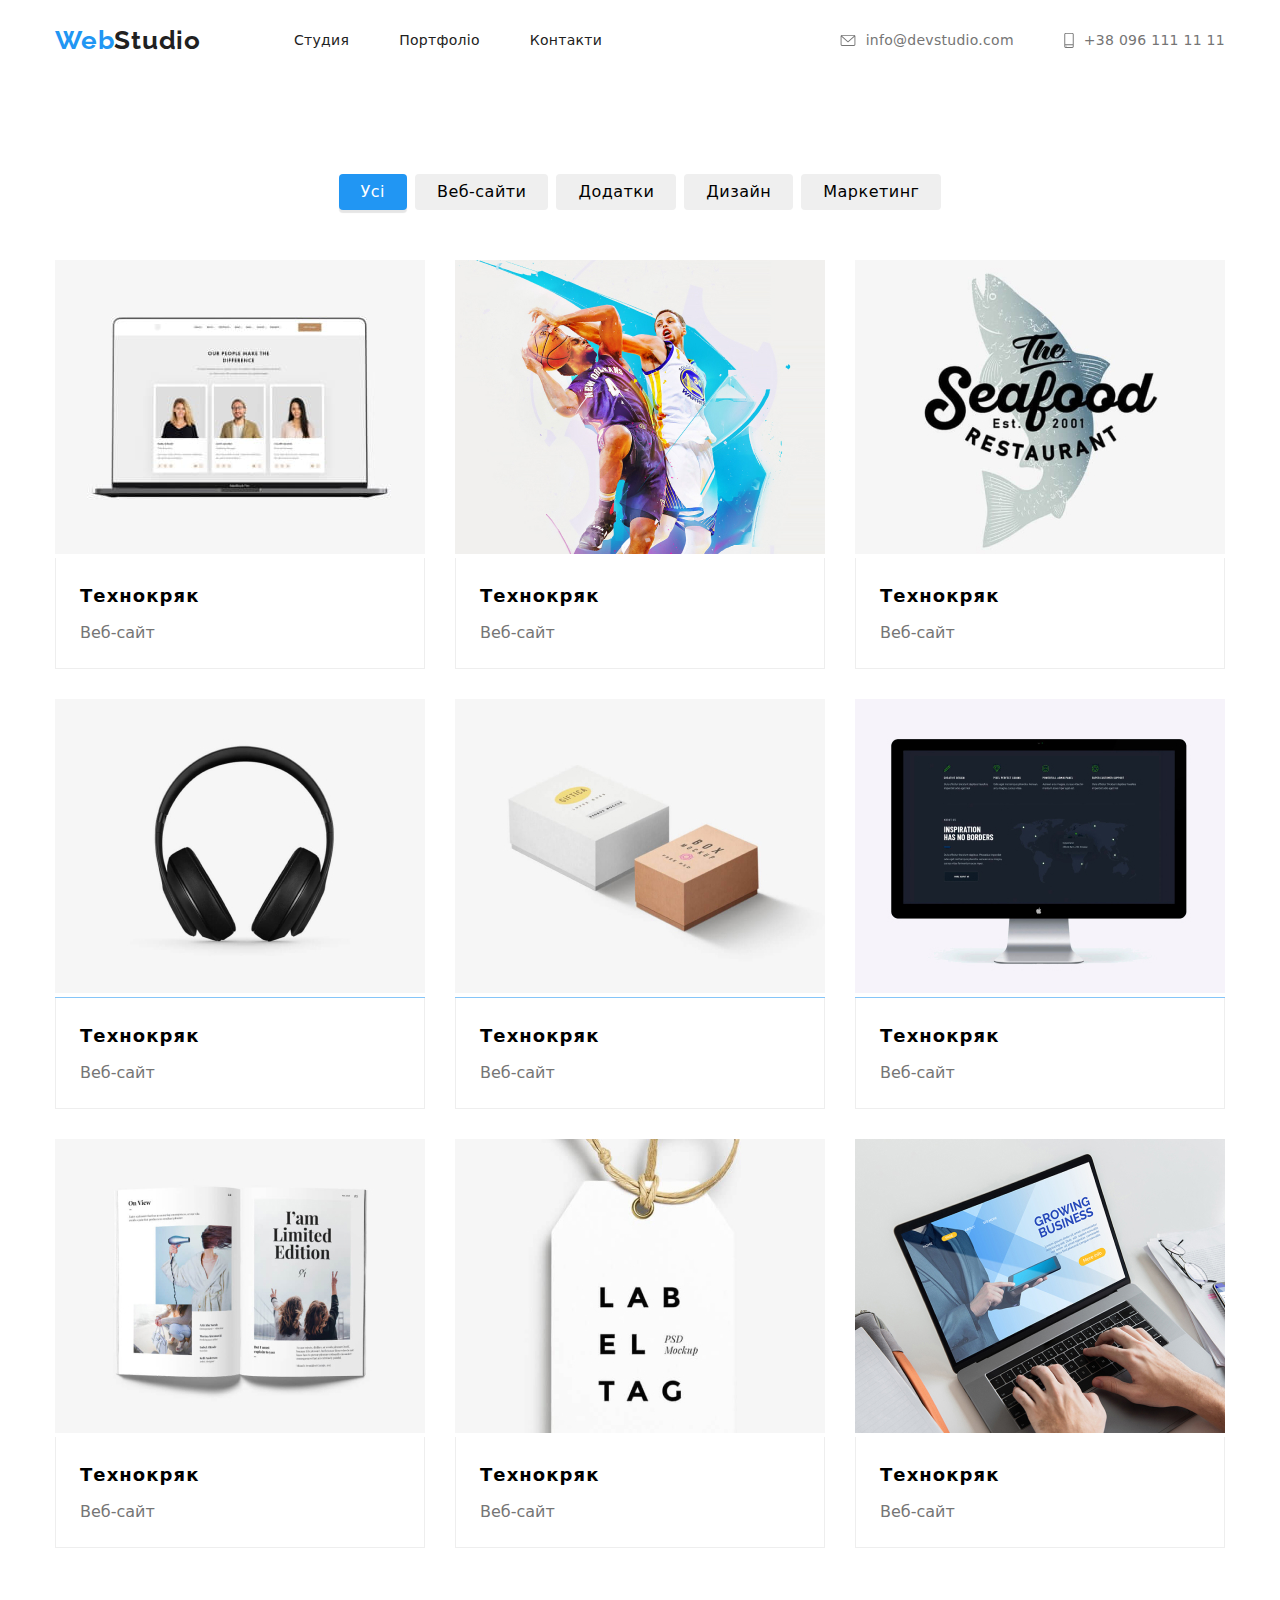
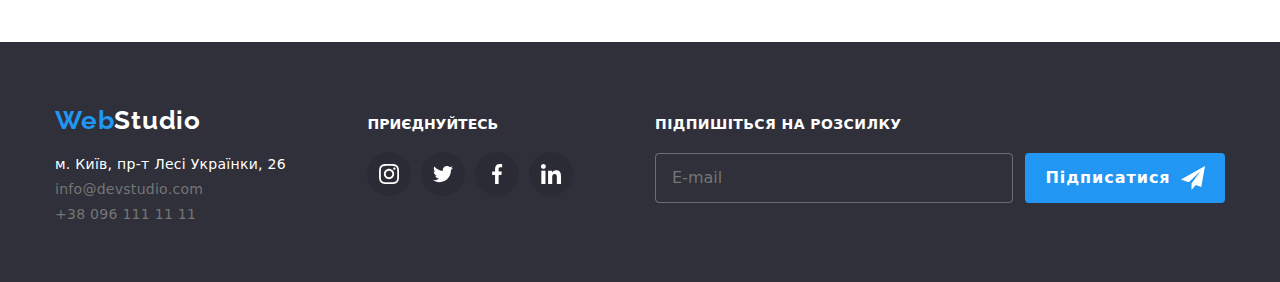
<file: portfolio.html>
<!DOCTYPE html>
<html lang="en">
  <head>
    <meta charset="UTF-8" />
    <meta name="viewport" content="width=device-width, initial-scale=1.0" />
    <title>Homework 6</title>
    <link rel="preconnect" href="https://fonts.googleapis.com" />
    <link rel="preconnect" href="https://fonts.gstatic.com" crossorigin />
    <link
      href="https://fonts.googleapis.com/css2?family=Raleway:ital,wght@0,100..900;1,100..900&family=Roboto:ital,wght@0,100;0,300;0,400;0,500;0,700;0,900;1,100;1,300;1,400;1,500;1,700;1,900&display=swap"
      rel="stylesheet"
    />
    <link
      rel="stylesheet"
      href="https://cdnjs.cloudflare.com/ajax/libs/modern-normalize/3.0.1/modern-normalize.min.css"
    />
    <link rel="stylesheet" href="./css/style.css" />
  </head>
  <body>
    <header class="header">
      <div class="container">
        <div class="header__content">
          <a
            class="header__logo logo"
            href="https://mariiatropanets.github.io/HTML_Homework-6/"
          >
            <span class="logo__blue">Web</span>Studio
          </a>

          <nav class="nav">
            <ul class="nav__list">
              <li class="nav__item">
                <a class="nav__link" href="./index.html">Студия</a>
              </li>
              <li class="nav__item">
                <a class="nav__link" href="./portfolio.html">Портфоліо</a>
              </li>
              <li class="nav__item">
                <a class="nav__link" href="#">Контакти</a>
              </li>
            </ul>
          </nav>

          <div class="contacts header__contacts contacts--header">
            <a href="mailto:info@devstudio.com" class="contacts__link">
              <svg class="contacts__icon contacts__icon--email">
                <use href="./images/sprite.svg#envelope"></use>
              </svg>
              info@devstudio.com</a
            >
            <a href="tel:+380961111111" class="contacts__link">
              <svg class="contacts__icon contacts__icon--smartphone">
                <use href="./images/sprite.svg#smartphone"></use>
              </svg>
              +38 096 111 11 11
            </a>
          </div>
        </div>
      </div>
    </header>

    <main class="main">
      <section class="portfolio">
        <div class="container">
          <ul class="portfolio__filters filters">
            <li class="filters__item">
              <button
                type="button"
                class="filters__button filters__button--active"
              >
                Усі
              </button>
            </li>
            <li class="filters__item">
              <button type="button" class="filters__button">Веб-сайти</button>
            </li>
            <li class="filters__item">
              <button type="button" class="filters__button">Додатки</button>
            </li>
            <li class="filters__item">
              <button type="button" class="filters__button">Дизайн</button>
            </li>
            <li class="filters__item">
              <button type="button" class="filters__button">Маркетинг</button>
            </li>
          </ul>

          <ul class="portfolio__projects projects">
            <li class="projects__project project">
              <div class="project__image-container">
                <img
                  class="project__image"
                  src="./images/project--1.jpg"
                  alt="project"
                />
                <p class="project__description">
                  Ресурс пропонує комплексні пропозиції з різним рівнем
                  функціоналу та сервісів. Все це дозволить відвідувачу отримати
                  вичерпні відомості про компанію чи приватну особу.
                </p>
              </div>
              <div class="project__content">
                <h2 class="project__title">Технокряк</h2>
                <p class="project__category">Веб-сайт</p>
              </div>
            </li>

            <li class="projects__project project">
              <div class="project__image-container">
                <img
                  class="project__image"
                  src="./images/project--2.jpg"
                  alt="project"
                />
                <p class="project__description">
                  Ресурс пропонує комплексні пропозиції з різним рівнем
                  функціоналу та сервісів. Все це дозволить відвідувачу отримати
                  вичерпні відомості про компанію чи приватну особу.
                </p>
              </div>
              <div class="project__content">
                <h2 class="project__title">Технокряк</h2>
                <p class="project__category">Веб-сайт</p>
              </div>
            </li>

            <li class="projects__project project">
              <div class="project__image-container">
                <img
                  class="project__image"
                  src="./images/project--3.jpg"
                  alt="project"
                />
                <p class="project__description">
                  Ресурс пропонує комплексні пропозиції з різним рівнем
                  функціоналу та сервісів. Все це дозволить відвідувачу отримати
                  вичерпні відомості про компанію чи приватну особу.
                </p>
              </div>
              <div class="project__content">
                <h2 class="project__title">Технокряк</h2>
                <p class="project__category">Веб-сайт</p>
              </div>
            </li>

            <li class="projects__project project">
              <div class="project__image-container">
                <img
                  class="project__image"
                  src="./images/project--4.jpg"
                  alt="project"
                />
                <p class="project__description">
                  Ресурс пропонує комплексні пропозиції з різним рівнем
                  функціоналу та сервісів. Все це дозволить відвідувачу отримати
                  вичерпні відомості про компанію чи приватну особу.
                </p>
              </div>
              <div class="project__content">
                <h2 class="project__title">Технокряк</h2>
                <p class="project__category">Веб-сайт</p>
              </div>
            </li>

            <li class="projects__project project">
              <div class="project__image-container">
                <img
                  class="project__image"
                  src="./images/project--5.jpg"
                  alt="project"
                />
                <p class="project__description">
                  Ресурс пропонує комплексні пропозиції з різним рівнем
                  функціоналу та сервісів. Все це дозволить відвідувачу отримати
                  вичерпні відомості про компанію чи приватну особу.
                </p>
              </div>
              <div class="project__content">
                <h2 class="project__title">Технокряк</h2>
                <p class="project__category">Веб-сайт</p>
              </div>
            </li>

            <li class="projects__project project">
              <div class="project__image-container">
                <img
                  class="project__image"
                  src="./images/project--6.jpg"
                  alt="project"
                />
                <p class="project__description">
                  Ресурс пропонує комплексні пропозиції з різним рівнем
                  функціоналу та сервісів. Все це дозволить відвідувачу отримати
                  вичерпні відомості про компанію чи приватну особу.
                </p>
              </div>
              <div class="project__content">
                <h2 class="project__title">Технокряк</h2>
                <p class="project__category">Веб-сайт</p>
              </div>
            </li>

            <li class="projects__project project">
              <div class="project__image-container">
                <img
                  class="project__image"
                  src="./images/project--7.jpg"
                  alt="project"
                />
                <p class="project__description">
                  Ресурс пропонує комплексні пропозиції з різним рівнем
                  функціоналу та сервісів. Все це дозволить відвідувачу отримати
                  вичерпні відомості про компанію чи приватну особу.
                </p>
              </div>
              <div class="project__content">
                <h2 class="project__title">Технокряк</h2>
                <p class="project__category">Веб-сайт</p>
              </div>
            </li>

            <li class="projects__project project">
              <div class="project__image-container">
                <img
                  class="project__image"
                  src="./images/project--8.jpg"
                  alt="project"
                />
                <p class="project__description">
                  Ресурс пропонує комплексні пропозиції з різним рівнем
                  функціоналу та сервісів. Все це дозволить відвідувачу отримати
                  вичерпні відомості про компанію чи приватну особу.
                </p>
              </div>
              <div class="project__content">
                <h2 class="project__title">Технокряк</h2>
                <p class="project__category">Веб-сайт</p>
              </div>
            </li>

            <li class="projects__project project">
              <div class="project__image-container">
                <img
                  class="project__image"
                  src="./images/project--9.jpg"
                  alt="project"
                />
                <p class="project__description">
                  Ресурс пропонує комплексні пропозиції з різним рівнем
                  функціоналу та сервісів. Все це дозволить відвідувачу отримати
                  вичерпні відомості про компанію чи приватну особу.
                </p>
              </div>
              <div class="project__content">
                <h2 class="project__title">Технокряк</h2>
                <p class="project__category">Веб-сайт</p>
              </div>
            </li>
          </ul>
        </div>
      </section>
    </main>

    <footer class="footer">
      <div class="container">
        <div class="footer__content">
          <div class="footer__contacts">
            <a
              class="logo logo--footer"
              href="https://mariiatropanets.github.io/HTML_Homework-2/"
            >
              <span class="logo__blue"> Web </span>
              Studio
            </a>
            <div class="contacts contacts--footer">
              <address class="contacts__address">
                <a
                  href="https://maps.app.goo.gl/Jf8u5sLAM8RG6K3F6"
                  class="contacts__link contacts__link--address"
                  target="_blank"
                >
                  м. Київ, пр-т Лесі Українки, 26
                </a>
              </address>
              <a href="mailto:info@devstudio.com" class="contacts__link">
                info@devstudio.com</a
              >
              <a href="tel:+380961111111" class="contacts__link">
                +38 096 111 11 11
              </a>
            </div>
          </div>

          <div class="footer__social social">
            <h3 class="social__title">приєднуйтесь</h3>

            <ul class="social__list">
              <li class="social__item social__item--footer">
                <svg class="social__icon">
                  <use href="./images/sprite.svg#instagram"></use>
                </svg>
              </li>
              <li class="social__item social__item--footer">
                <svg class="social__icon">
                  <use href="./images/sprite.svg#twitter"></use>
                </svg>
              </li>
              <li class="social__item social__item--footer">
                <svg class="social__icon">
                  <use href="./images/sprite.svg#facebook"></use>
                </svg>
              </li>
              <li class="social__item social__item--footer">
                <svg class="social__icon">
                  <use href="./images/sprite.svg#linkedin"></use>
                </svg>
              </li>
            </ul>
          </div>

          <div class="subscribe">
            <h3 class="subscribe__title">Підпишіться на розсилку</h3>
            <form class="subscribe__form">
              <input
                type="email"
                class="subscribe__input"
                placeholder="E-mail"
              />
              <button type="submit" class="subscribe__button button">
                Підписатися
                <svg class="subscribe__icon">
                  <use href="./images/sprite.svg#subscribe"></use>
                </svg>
              </button>
            </form>
          </div>
        </div>
      </div>
    </footer>
  </body>
</html>
</file>
<file: css/style.css>
@import "blocks/page.css";
@import "blocks/container.css";
@import "blocks/header.css";
@import "blocks/logo.css";
@import "blocks/nav.css";
@import "blocks/contacts.css";
@import "blocks/button.css";
@import "blocks/baner.css";
@import "blocks/features.css";
@import "blocks/services.css";
@import "blocks/team.css";
@import "blocks/social.css";
@import "blocks/person.css";
@import "blocks/clients.css";

@import "blocks/portfolio.css";

@import "blocks/footer.css";   
@import "blocks/subscribe.css";   
@import "blocks/projects.css";
@import "blocks/filters.css";
@import "blocks/modal.css";
@import "blocks/form.css";

* {
  box-sizing: border-box;
}

:root {
  --color--blue: #2196f3;
  --color--gray: #757575;
  --color--light-gray: #f5f4fa;
  --color--dark-blue: #2f303a;
  --color--text-black: #212121;
  --color--icon-gray: #afb1b8;
}
html {
  font-family: Roboto, sans-serif;
}

body {
  margin: 0;
}
</file>
